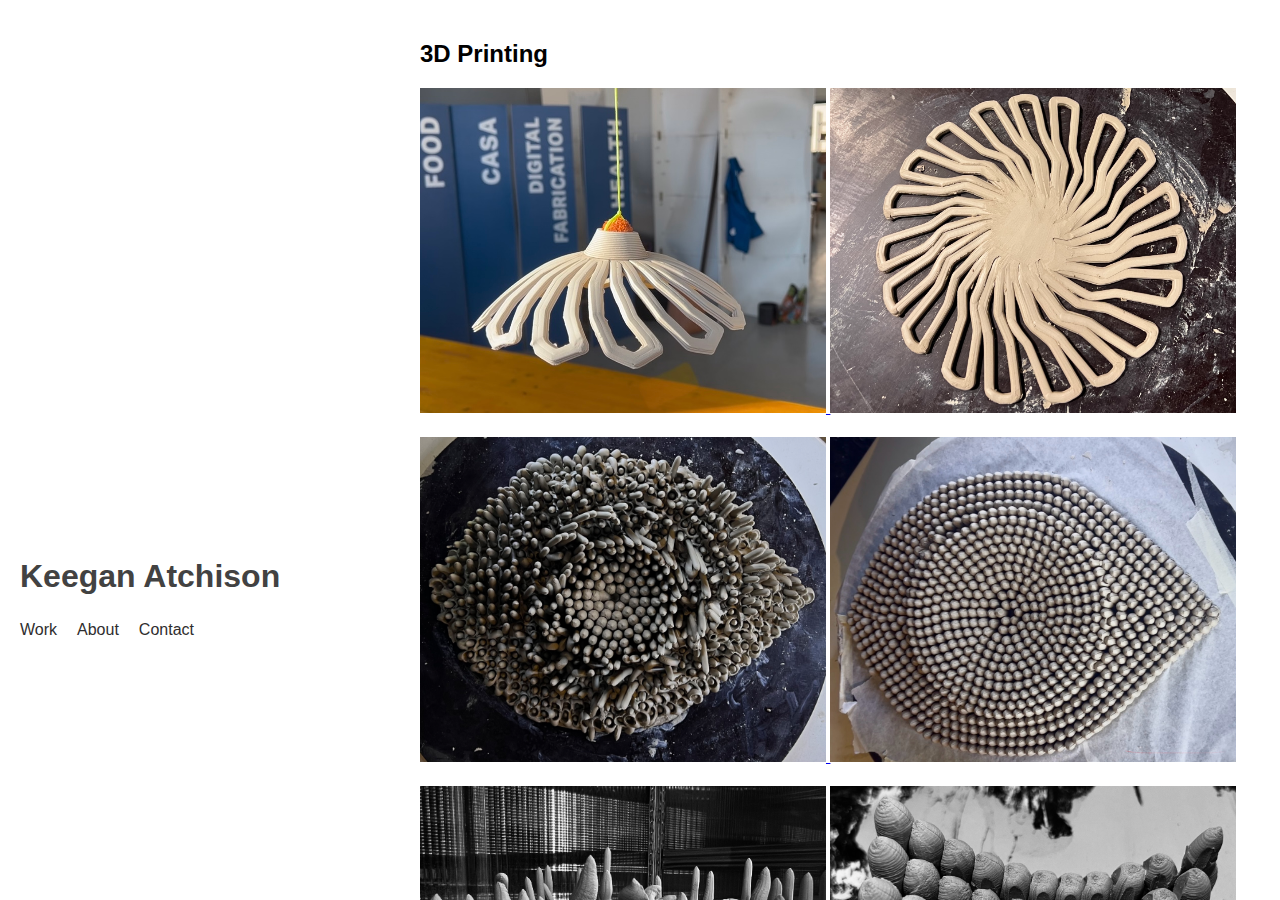
<file: 3dprinting.html>
<!DOCTYPE html>
<html lang="en">
<head>
    <meta charset="UTF-8">
    <meta name="viewport" content="width=device-width, initial-scale=1.0">
    <title>Keegan Atchison - Work</title>
    <link rel="stylesheet" href="css/styles.css">
    <style>
        body {
            margin: 0;
            padding: 0;
            font-family: Verdana, Geneva, Tahoma, sans-serif; /* Set Verdana as the font */
            color: rgb(0, 0, 0);
            display: flex;
            height: 100vh;
        }

        .container {
            width: 30%;
            padding: 20px;
            margin-bottom: 25vh; /* Adjust margin to position the container */
            display: flex;
            flex-direction: column;
            justify-content: flex-end;
        }

        .content {
            width: 70%;
            padding: 20px;
            background-color: white; /* Set background color to white */
            color: black; /* Set text color to black for readability */
            overflow-y: auto; /* Add scroll if content overflows */
        }

        h1 {
            margin: 0;
            font-size: 2em;
        }

        nav {
            margin-top: 10px;
        }

        .nav-links {
            list-style: none;
            padding: 0;
            display: flex;
            gap: 20px;
        }

        .nav-links li {
            display: inline;
        }

        .nav-links a {
            text-decoration: none;
            color: rgb(47, 46, 46); /* Set link color to a neutral tone */
        }

        .images-row {
            display: flex;
            gap: 20px;
            margin-bottom: 20px;
        }

        .images-row img {
            width: 48.33%; /* Each image occupies one-third of the right two-thirds section */
            height: auto;
        }

        .text-content {
            max-width: 100%; /* Ensure the text content is the same width as the images */
        }
    </style>
</head>
<body>
    <div class="container">
        <h1><a href="index.html" style="text-decoration: none; color: rgb(66, 66, 66);">Keegan Atchison</a></h1>
        <nav>
            <ul class="nav-links">
                <li><a href="work.html">Work</a></li>
                <li><a href="about.html">About</a></li>
                <li><a href="contact.html">Contact</a></li>
            </ul>
        </nav>
    </div>
    <div class="content">
        <div class="text-content">
            <a href="3Dprinting.html" style="text-decoration: none; color: black;">
                <h2>3D Printing</h2>
            </a>
            <div class="images-row">
                <a href="3Dprinting.html">
                    <img src="images/image10.jpg" alt="Image 10">
                    <img src="images/image3.jpg" alt="Image 14">
                </a>
            </div>
            <div class="images-row">
                <a href="3Dprinting.html">
                    <img src="images/image13.jpg" alt="Image 10">
                    <img src="images/image14.jpg" alt="Image 14">
                </a>
            </div>
            <div class="images-row">
                <a href="3Dprinting.html">
                    <img src="images/image11.jpg" alt="Image 10">
                    <img src="images/image12.jpg" alt="Image 14">
                </a>
            </div>
            <div class="images-row">
                <a href="3Dprinting.html">
                    <img src="images/image15.jpg" alt="Image 10">
                    <img src="images/image16.jpg" alt="Image 14">
                </a>
            </div>
            <p>© 2024 Keegan Atchison | Website Developed by Keegan Atchison | All Rights Reserved</p>
        </div>
    </div>
</body>
</html>
</file>
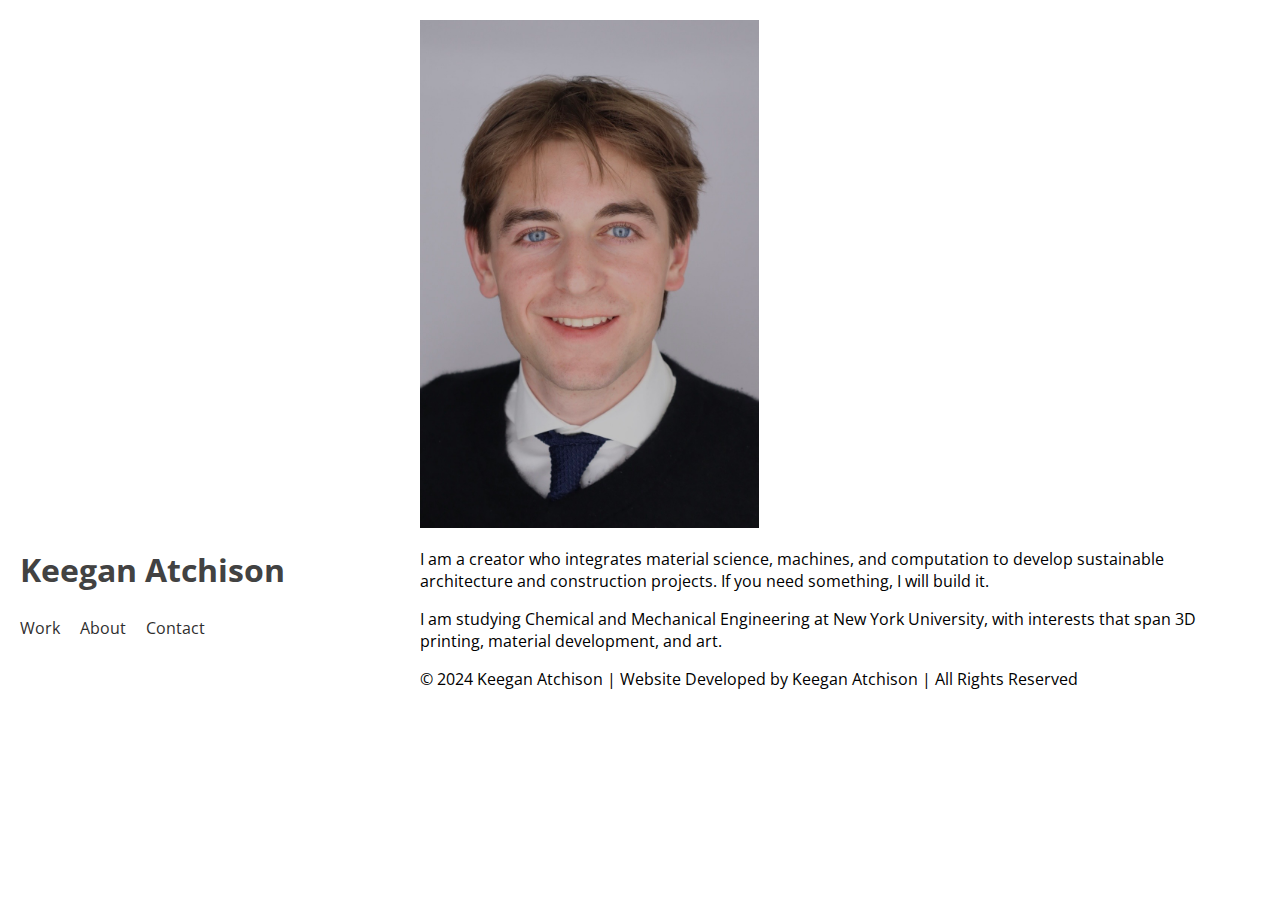
<file: about.html>
<!DOCTYPE html>
<html lang="en">
<head>
    <meta charset="UTF-8">
    <meta name="viewport" content="width=device-width, initial-scale=1.0">
    <title>Keegan Atchison - Work</title>
    <link rel="stylesheet" href="css/styles.css">
    <link href="https://fonts.googleapis.com/css2?family=Open+Sans:wght@400&display=swap" rel="stylesheet">
    <style>
        @font-face {
            font-family: 'Sans Beam Body-Book';
            src: url('fonts/SansBeamBody-Book.woff2') format('woff2'); /* Update the path to your font file */
        }

        body {
            margin: 0;
            padding: 0;
            font-family: 'Open Sans', sans-serif;
            color: rgb(0, 0, 0);
            display: flex;
            height: 100vh;
        }

        .container {
            width: 30%;
            padding: 20px;
            margin-bottom: 25vh; /* Adjust margin to position the container */
            display: flex;
            flex-direction: column;
            justify-content: flex-end;
        }

        .content {
            width: 70%;
            padding: 20px;
            background-color: white; /* Set background color to white */
            color: black; /* Set text color to black for readability */
            overflow-y: auto; /* Add scroll if content overflows */
        }

        h1 {
            margin: 0;
            font-size: 2em;
        }

        nav {
            margin-top: 10px;
        }

        .nav-links {
            list-style: none;
            padding: 0;
            display: flex;
            gap: 20px;
        }

        .nav-links li {
            display: inline;
        }

        .nav-links a {
            text-decoration: none;
            color: rgb(47, 46, 46); /* Set link color to light grey */
        }

        .images-row {
            display: flex;
            gap: 20px;
            margin-bottom: 20px;
        }

        .images-row img {
            width: 40.33%; /* Each image occupies one-third of the right two-thirds section */
            height: auto;
        }

        .text-content {
            max-width: 100%; /* Ensure the text content is the same width as the images */
        }
    </style>
</head>
<body>
    <div class="container">
        <h1><a href="index.html" style="text-decoration: none; color: rgb(66, 66, 66);">Keegan Atchison</a></h1>
        <nav>
            <ul class="nav-links">
                <li><a href="work.html">Work</a></li>
                <li><a href="about.html">About</a></li>
                <li><a href="contact.html">Contact</a></li>
            </ul>
        </nav>
    </div>
    <div class="content">
        <div class="text-content">
            <a href="about.html" style="text-decoration: none; color: black;">
        <div class="images-row">
                <img src="images/image25.JPG" alt="Image 10">
        </div>
            </a>
            I am a creator who integrates material science, machines, and computation to develop sustainable architecture and construction projects. If you need something, I will build it.
            
            <p>I am studying Chemical and Mechanical Engineering at New York University, with interests that span 3D printing, material development, and art.</p>

            <p>© 2024 Keegan Atchison | Website Developed by Keegan Atchison | All Rights Reserved</p>
        </div>
    </div>
</body>
</html>
</file>
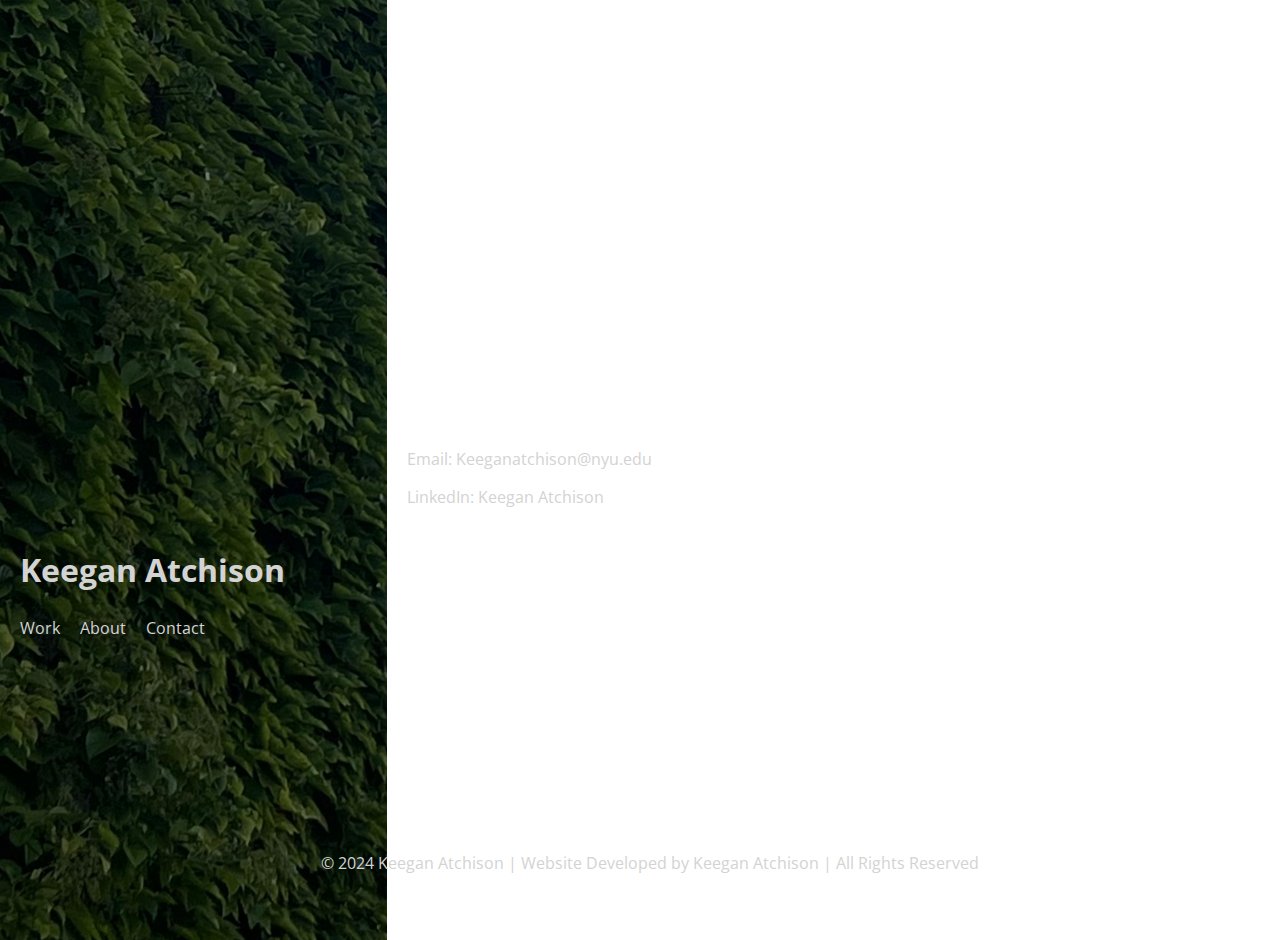
<file: contact.html>
<!DOCTYPE html>
<html lang="en">
<head>
    <meta charset="UTF-8">
    <meta name="viewport" content="width=device-width, initial-scale=1.0">
    <title>Keegan Atchison - Contact</title>
    <link rel="stylesheet" href="css/styles.css">
    <link href="https://fonts.googleapis.com/css2?family=Open+Sans:wght@400&display=swap" rel="stylesheet">
    <style>
        @font-face {
            font-family: 'Sans Beam Body-Book';
            src: url('fonts/SansBeamBody-Book.woff2') format('woff2'); /* Update the path to your font file */
        }

        body {
            margin: 0;
            padding: 0;
            font-family: 'Open Sans', sans-serif;
            color: lightgrey; /* Set font color to light grey */
            display: flex;
            height: 100vh;
            background-image: url('images/image35.jpg'); /* Set the background image */
            background-size: cover;
            background-position: center;
            overflow: hidden; /* Remove scroll feature */
        }

        .container {
            width: 33.33%;
            padding: 20px;
            margin-bottom: 25vh; /* Adjust margin to position the container */
            display: flex;
            flex-direction: column;
            justify-content: flex-end;
        }

        .content {
            width: 66.67%;
            padding: 20px;
            color: lightgrey; /* Set text color to light grey for readability */
            display: flex;
            flex-direction: column;
            justify-content: center; /* Vertically center the content */
            align-items: flex-start; /* Align items to the start */
            position: absolute;
            top: 0;
            right: 0;
            height: 100vh; /* Ensure the content takes up the full height */
            z-index: -1;
        }

        .footer {
            width: 100%;
            padding: 10px;
            text-align: center;
            position: absolute;
            bottom: 0;
            color: lightgrey; /* Set text color to light grey */
            z-index: -1;
        }

        h1 {
            margin: 0;
            font-size: 2em;
        }

        nav {
            margin-top: 10px;
        }

        .nav-links {
            list-style: none;
            padding: 0;
            display: flex;
            gap: 20px;
        }

        .nav-links li {
            display: inline;
        }

        .nav-links a {
            text-decoration: none;
            color: lightgrey; /* Set link color to light grey */
        }
    </style>
</head>
<body>
    <div class="container">
        <h1><a href="index.html" style="text-decoration: none; color: lightgrey;">Keegan Atchison</a></h1>
        <nav>
            <ul class="nav-links">
                <li><a href="work.html">Work</a></li>
                <li><a href="about.html">About</a></li>
                <li><a href="contact.html">Contact</a></li>
            </ul>
        </nav>
    </div>
    <div class="content">
        <p><a href="mailto:Keeganatchison@nyu.edu" style="text-decoration: none; color: lightgrey;">Email: Keeganatchison@nyu.edu</a></p>
        <a href="https://www.linkedin.com/in/keeganatchison" style="text-decoration: none; color: lightgrey;">LinkedIn: Keegan Atchison</a>
    </div>
    <div class="footer">
        <p>© 2024 Keegan Atchison | Website Developed by Keegan Atchison | All Rights Reserved</p>
    </div>
</body>
</html>
</file>
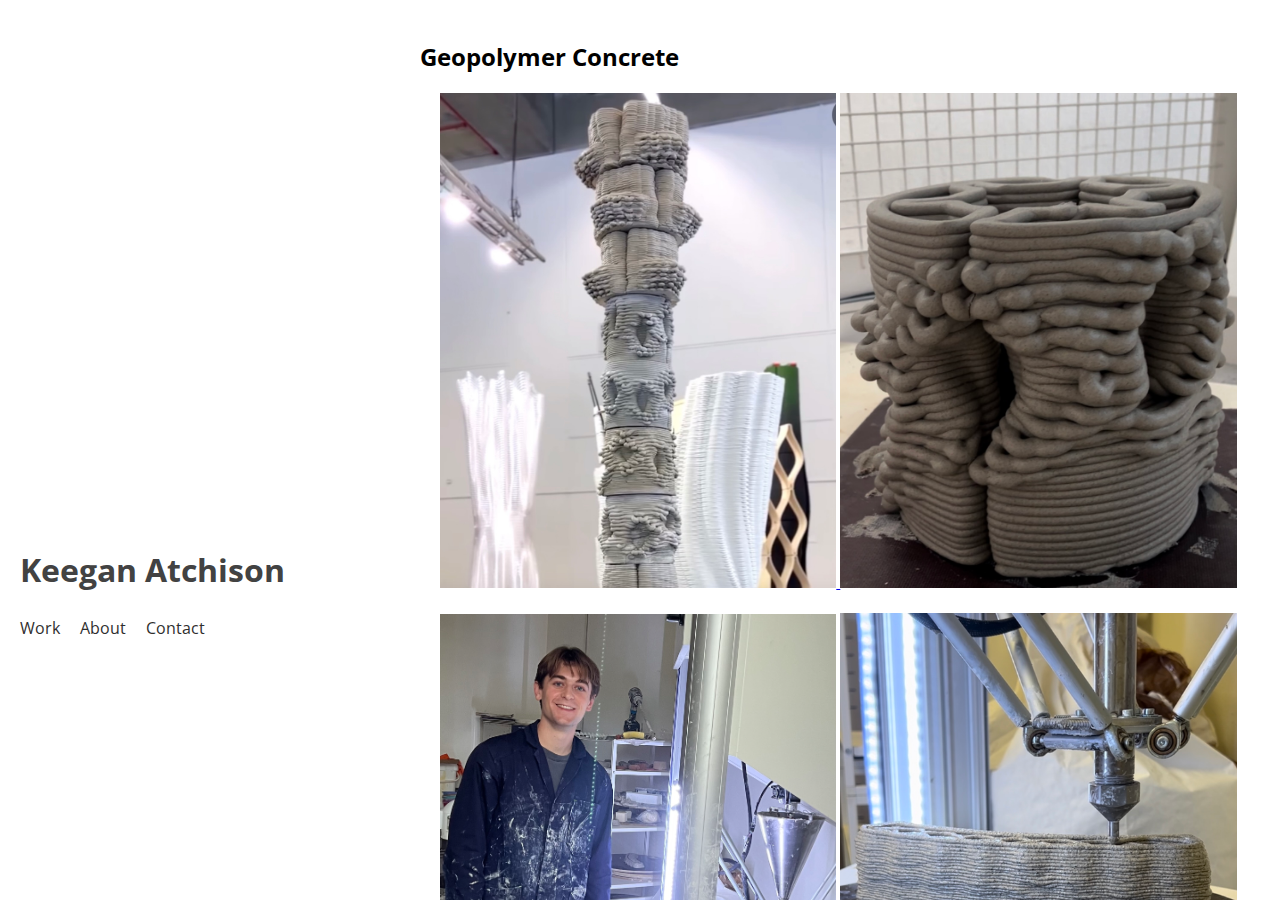
<file: geopolymer.html>
<!DOCTYPE html>
<html lang="en">
<head>
    <meta charset="UTF-8">
    <meta name="viewport" content="width=device-width, initial-scale=1.0">
    <title>Keegan Atchison - Work</title>
    <link rel="stylesheet" href="css/styles.css">
    <link href="https://fonts.googleapis.com/css2?family=Open+Sans:wght@400&display=swap" rel="stylesheet">
    <style>
        @font-face {
            font-family: 'Sans Beam Body-Book';
            src: url('fonts/SansBeamBody-Book.woff2') format('woff2'); /* Update the path to your font file */
        }

        body {
            margin: 0;
            padding: 0;
            font-family: 'Open Sans', sans-serif;
            color: rgb(0, 0, 0);
            display: flex;
            height: 100vh;
        }

        .container {
            width: 30%;
            padding: 20px;
            margin-bottom: 25vh; /* Adjust margin to position the container */
            display: flex;
            flex-direction: column;
            justify-content: flex-end;
        }

        .content {
            width: 70%;
            padding: 20px;
            background-color: white; /* Set background color to white */
            color: black; /* Set text color to black for readability */
            overflow-y: auto; /* Add scroll if content overflows */
        }

        h1 {
            margin: 0;
            font-size: 2em;
        }

        nav {
            margin-top: 10px;
        }

        .nav-links {
            list-style: none;
            padding: 0;
            display: flex;
            gap: 20px;
        }

        .nav-links li {
            display: inline;
        }

        .nav-links a {
            text-decoration: none;
            color: rgb(47, 46, 46); /* Set link color to light grey */
        }

        .images-row {
            display: flex;
            gap: 20px;
            margin-bottom: 20px;
        }

        .images-row img {
            width: 48.33%; /* Each image occupies one-third of the right two-thirds section */
            height: auto;
        }

        .text-content {
            max-width: 100%; /* Ensure the text content is the same width as the images */
        }
    </style>
</head>
<body>
    <div class="container">
        <h1><a href="index.html" style="text-decoration: none; color: rgb(66, 66, 66);">Keegan Atchison</a></h1>
        <nav>
            <ul class="nav-links">
                <li><a href="work.html">Work</a></li>
                <li><a href="about.html">About</a></li>
                <li><a href="contact.html">Contact</a></li>
            </ul>
        </nav>
    </div>
    <div class="content">
        <div class="text-content">
            <a href="geopolymer.html" style="text-decoration: none; color: black;">
                <h2>Geopolymer Concrete</h2>
        <div class="images-row">
            <a href="geopolymer.html">
                <img src="images/image16.jpg" alt="Image 10">
                <img src="images/image15.jpg" alt="Image 14">
        </div>

        <div class="images-row">
            <a href="geopolymer.html">
                <img src="images/image29.jpg" alt="Image 10">
                <img src="images/image32.jpeg" alt="Image 14">
        </div>

        <div class="images-row">
            <a href="geopolymer.html">
                <img src="images/image31.jpg" alt="Image 10">
                <img src="images/image30.jpg" alt="Image 14">
        </div>
            
            <p>© 2024 Keegan Atchison | Website Developed by Keegan Atchison | All Rights Reserved</p>
        </div>
    </div>
</body>
</html>
</file>
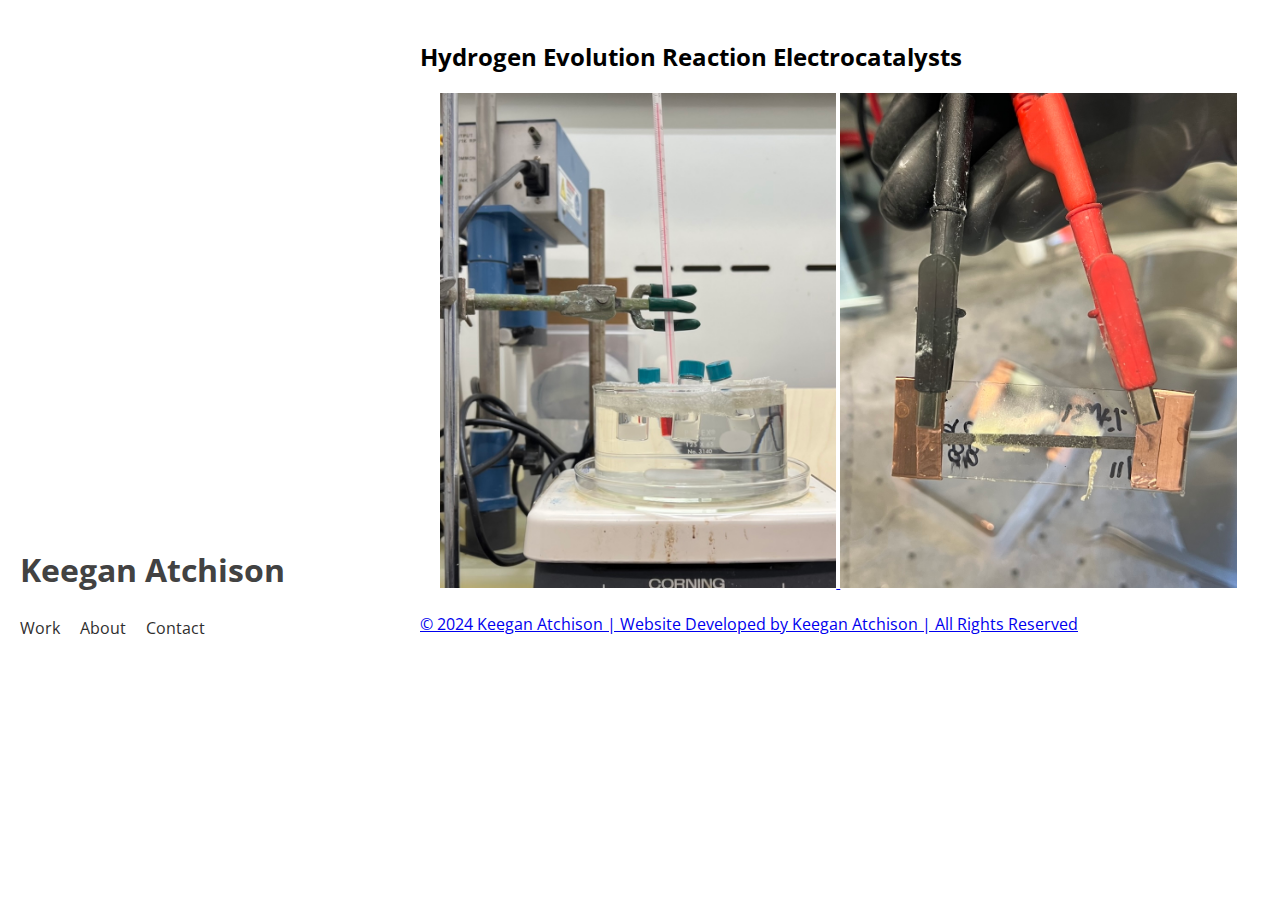
<file: hydrogen.html>
<!DOCTYPE html>
<html lang="en">
<head>
    <meta charset="UTF-8">
    <meta name="viewport" content="width=device-width, initial-scale=1.0">
    <title>Keegan Atchison - Work</title>
    <link rel="stylesheet" href="css/styles.css">
    <link href="https://fonts.googleapis.com/css2?family=Open+Sans:wght@400&display=swap" rel="stylesheet">
    <style>
        @font-face {
            font-family: 'Sans Beam Body-Book';
            src: url('fonts/SansBeamBody-Book.woff2') format('woff2'); /* Update the path to your font file */
        }

        body {
            margin: 0;
            padding: 0;
            font-family: 'Open Sans', sans-serif;
            color: rgb(0, 0, 0);
            display: flex;
            height: 100vh;
        }

        .container {
            width: 30%;
            padding: 20px;
            margin-bottom: 25vh; /* Adjust margin to position the container */
            display: flex;
            flex-direction: column;
            justify-content: flex-end;
        }

        .content {
            width: 70%;
            padding: 20px;
            background-color: white; /* Set background color to white */
            color: black; /* Set text color to black for readability */
            overflow-y: auto; /* Add scroll if content overflows */
        }

        h1 {
            margin: 0;
            font-size: 2em;
        }

        nav {
            margin-top: 10px;
        }

        .nav-links {
            list-style: none;
            padding: 0;
            display: flex;
            gap: 20px;
        }

        .nav-links li {
            display: inline;
        }

        .nav-links a {
            text-decoration: none;
            color: rgb(47, 46, 46); /* Set link color to light grey */
        }

        .images-row {
            display: flex;
            gap: 20px;
            margin-bottom: 20px;
        }

        .images-row img {
            width: 48.33%; /* Each image occupies one-third of the right two-thirds section */
            height: auto;
        }

        .text-content {
            max-width: 100%; /* Ensure the text content is the same width as the images */
        }
    </style>
</head>
<body>
    <div class="container">
        <h1><a href="index.html" style="text-decoration: none; color: rgb(66, 66, 66);">Keegan Atchison</a></h1>
        <nav>
            <ul class="nav-links">
                <li><a href="work.html">Work</a></li>
                <li><a href="about.html">About</a></li>
                <li><a href="contact.html">Contact</a></li>
            </ul>
        </nav>
    </div>
    <div class="content">
        <div class="text-content">
            <a href="hydrogen.html" style="text-decoration: none; color: black;">
                <h2>Hydrogen Evolution Reaction Electrocatalysts</h2>
        <div class="images-row">
            <a href="hydrogen.html">
                <img src="images/image17.jpg" alt="Image 10">
                <img src="images/image18.jpg" alt="Image 14">
        </div>
            <p>© 2024 Keegan Atchison | Website Developed by Keegan Atchison | All Rights Reserved</p>
        </div>
    </div>
</body>
</html>
</file>
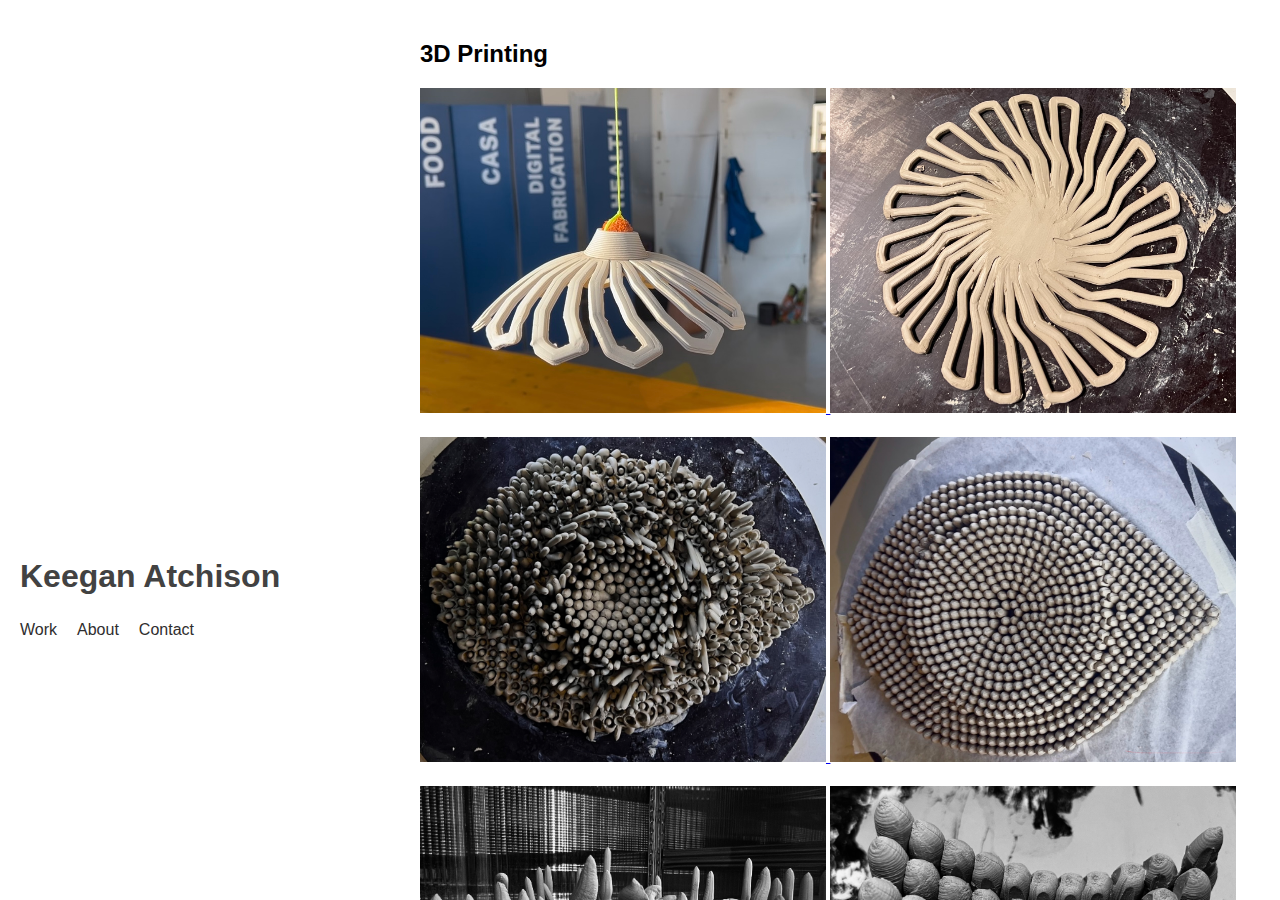
<file: print.html>
<!DOCTYPE html>
<html lang="en">
<head>
    <meta charset="UTF-8">
    <meta name="viewport" content="width=device-width, initial-scale=1.0">
    <title>Keegan Atchison - Work</title>
    <link rel="stylesheet" href="css/styles.css">
    <style>
        body {
            margin: 0;
            padding: 0;
            font-family: Verdana, Geneva, Tahoma, sans-serif; /* Set Verdana as the font */
            color: rgb(0, 0, 0);
            display: flex;
            height: 100vh;
        }

        .container {
            width: 30%;
            padding: 20px;
            margin-bottom: 25vh; /* Adjust margin to position the container */
            display: flex;
            flex-direction: column;
            justify-content: flex-end;
        }

        .content {
            width: 70%;
            padding: 20px;
            background-color: white; /* Set background color to white */
            color: black; /* Set text color to black for readability */
            overflow-y: auto; /* Add scroll if content overflows */
        }

        h1 {
            margin: 0;
            font-size: 2em;
        }

        nav {
            margin-top: 10px;
        }

        .nav-links {
            list-style: none;
            padding: 0;
            display: flex;
            gap: 20px;
        }

        .nav-links li {
            display: inline;
        }

        .nav-links a {
            text-decoration: none;
            color: rgb(47, 46, 46); /* Set link color to a neutral tone */
        }

        .images-row {
            display: flex;
            gap: 20px;
            margin-bottom: 20px;
        }

        .images-row img {
            width: 48.33%; /* Each image occupies one-third of the right two-thirds section */
            height: auto;
        }

        .text-content {
            max-width: 100%; /* Ensure the text content is the same width as the images */
        }
    </style>
</head>
<body>
    <div class="container">
        <h1><a href="index.html" style="text-decoration: none; color: rgb(66, 66, 66);">Keegan Atchison</a></h1>
        <nav>
            <ul class="nav-links">
                <li><a href="work.html">Work</a></li>
                <li><a href="about.html">About</a></li>
                <li><a href="contact.html">Contact</a></li>
            </ul>
        </nav>
    </div>
    <div class="content">
        <div class="text-content">
            <a href="print.html" style="text-decoration: none; color: black;">
                <h2>3D Printing</h2>
            </a>
            <div class="images-row">
                <a href="print.html">
                    <img src="images/image10.jpg" alt="Image 10">
                    <img src="images/image3.jpg" alt="Image 14">
                </a>
            </div>
            <div class="images-row">
                <a href="print.html">
                    <img src="images/image13.jpg" alt="Image 10">
                    <img src="images/image14.jpg" alt="Image 14">
                </a>
            </div>
            <div class="images-row">
                <a href="print.html">
                    <img src="images/image11.jpg" alt="Image 10">
                    <img src="images/image12.jpg" alt="Image 14">
                </a>
            </div>
            <div class="images-row">
                <a href="print.html">
                    <img src="images/image15.jpg" alt="Image 10">
                    <img src="images/image16.jpg" alt="Image 14">
                </a>
            </div>
            <p>© 2024 Keegan Atchison | Website Developed by Keegan Atchison | All Rights Reserved</p>
        </div>
    </div>
</body>
</html>
</file>
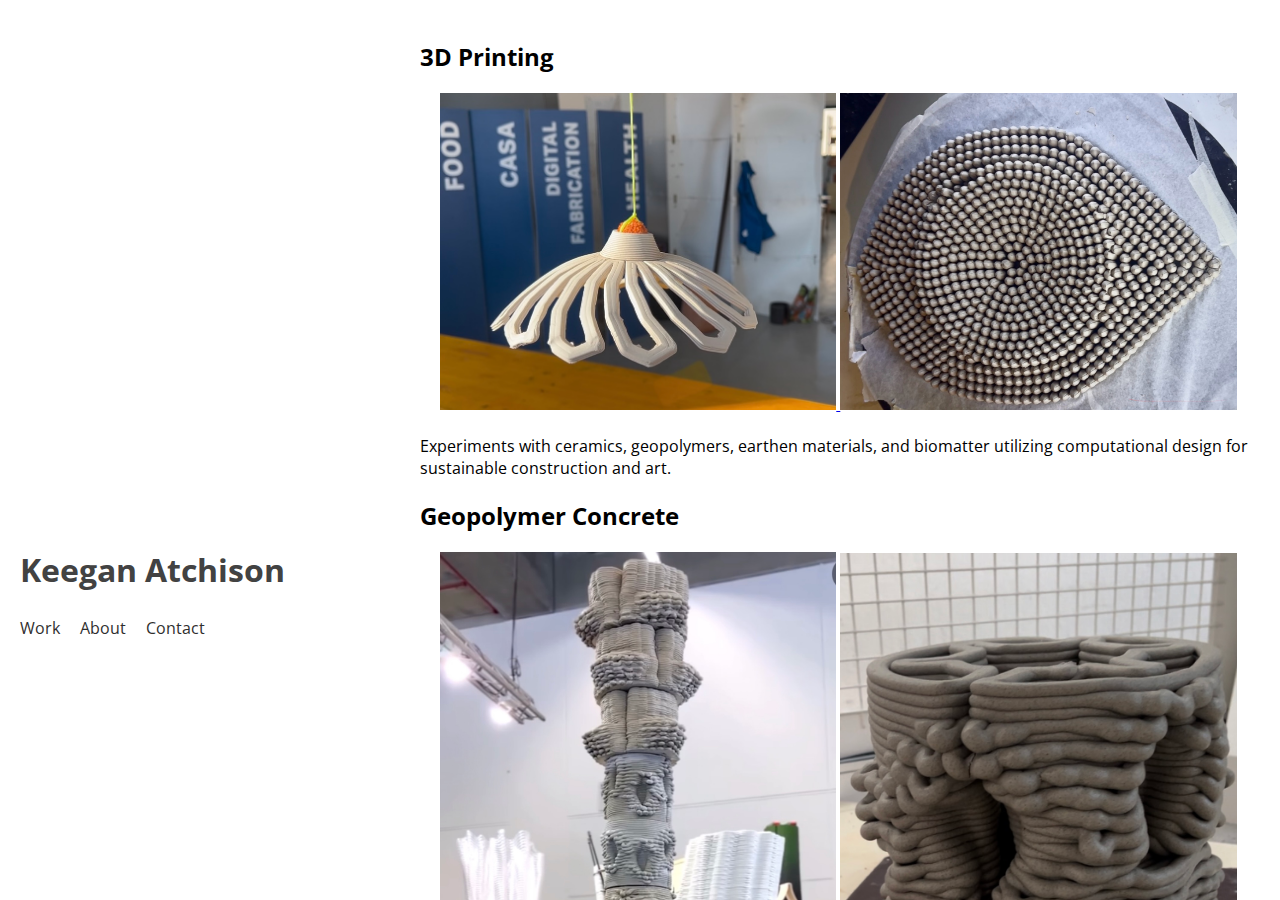
<file: work.html>
<!DOCTYPE html>
<html lang="en">
<head>
    <meta charset="UTF-8">
    <meta name="viewport" content="width=device-width, initial-scale=1.0">
    <title>Keegan Atchison - Work</title>
    <link rel="stylesheet" href="css/styles.css">
    <link href="https://fonts.googleapis.com/css2?family=Open+Sans:wght@400&display=swap" rel="stylesheet">
    <style>
        @font-face {
            font-family: 'Sans Beam Body-Book';
            src: url('fonts/SansBeamBody-Book.woff2') format('woff2'); /* Update the path to your font file */
        }

        body {
            margin: 0;
            padding: 0;
            font-family: 'Open Sans', sans-serif;
            color: rgb(0, 0, 0);
            display: flex;
            height: 100vh;
        }

        .container {
            width: 30%;
            padding: 20px;
            margin-bottom: 25vh; /* Adjust margin to position the container */
            display: flex;
            flex-direction: column;
            justify-content: flex-end;
        }

        .content {
            width: 70%;
            padding: 20px;
            background-color: white; /* Set background color to white */
            color: black; /* Set text color to black for readability */
            overflow-y: auto; /* Add scroll if content overflows */
        }

        h1 {
            margin: 0;
            font-size: 2em;
        }

        nav {
            margin-top: 10px;
        }

        .nav-links {
            list-style: none;
            padding: 0;
            display: flex;
            gap: 20px;
        }

        .nav-links li {
            display: inline;
        }

        .nav-links a {
            text-decoration: none;
            color: rgb(47, 46, 46); /* Set link color to light grey */
        }

        .images-row {
            display: flex;
            gap: 20px;
            margin-bottom: 20px;
        }

        .images-row img {
            width: 48.33%; /* Each image occupies one-third of the right two-thirds section */
            height: auto;
        }

        .text-content {
            max-width: 100%; /* Ensure the text content is the same width as the images */
        }
    </style>
</head>
<body>
    <div class="container">
        <h1><a href="index.html" style="text-decoration: none; color: rgb(66, 66, 66);">Keegan Atchison</a></h1>
        <nav>
            <ul class="nav-links">
                <li><a href="work.html">Work</a></li>
                <li><a href="about.html">About</a></li>
                <li><a href="contact.html">Contact</a></li>
            </ul>
        </nav>
    </div>
    <div class="content">
        <div class="text-content">
            <a href="print.html" style="text-decoration: none; color: black;">
                <h2>3D Printing</h2>
        <div class="images-row">
            <a href="print.html">
                <img src="images/image10.jpg" alt="Image 10">
                <img src="images/image14.jpg" alt="Image 14">
        </div>
            </a>
                Experiments with ceramics, geopolymers, earthen materials, and biomatter utilizing computational design for sustainable construction and art.</p>
            </a>
        </div>

        <div class="text-content">
            <a href="geopolymer.html" style="text-decoration: none; color: black;">
                <h2>Geopolymer Concrete</h2>
        <div class="images-row">
            <a href="geopolymer.html">
                <img src="images/image16.jpg" alt="Image 16">
                <img src="images/image15.jpg" alt="Image 15">
        </div>
            </a>
                Project to develop novel geopolymer material for 3D printing. Work presented at TU/e’s Drivers of Change at the Dutch Design Week 2024.</p>
            </a>
        
        <div class="text-content">
            <a href="hydrogen.html" style="text-decoration: none; color: black;">
                <h2>Electrocatalyst, NYU TMD Lab</h2>
        <div class="images-row">
            <a href="hydrogen.html">
                <img src="images/image17.jpg" alt="Image 10">
                <img src="images/image18.jpg" alt="Image 14">
        </div>
            </a>
            Project to create cost-effective electrocatalysts for hydrogen evolution reaction.</p>
            </a>
        
        <div class="text-content">
            <a href="art.html" style="text-decoration: none; color: black;">
                <h2>Textiles</h2>
        <div class="images-row">
            <a href="art.html">
                <img src="images/image19.jpg" alt="Image 10">
                <img src="images/image33.jpeg" alt="Image 14">
        </div>
            </a>
            Details about my personal art and design projects.            
            </a>
            
            <p>© 2024 Keegan Atchison | Website Developed by Keegan Atchison | All Rights Reserved</p>
        </div>
    </div>
</body>
</html>
</file>
<file: css/styles.css>
/* css/styles.css */

body {
    font-family: 'Open Sans', sans-serif;
    color: rgb(0, 0, 0);
    margin: 0;
    padding: 0;
}

.container {
    width: 30%;
    padding: 20px;
    margin-bottom: 25vh;
    display: flex;
    flex-direction: column;
    justify-content: flex-end;
}

.content {
    width: 70%;
    padding: 20px;
    background-color: white;
    color: black;
    overflow-y: auto;
}

h1 {
    margin: 0;
    font-size: 2em;
}

nav {
    margin-top: 10px;
}

.nav-links {
    list-style: none;
    padding: 0;
    display: flex;
    gap: 20px;
}

.nav-links li {
    display: inline;
}

.nav-links a {
    text-decoration: none;
    color: rgb(47, 46, 46);
}

.images-row {
    display: flex;
    gap: 20px;
    margin-bottom: 20px;
}

.images-row img {
    width: 48.33%;
    height: auto;
}

.text-content {
    max-width: 100%;
}
</file>
